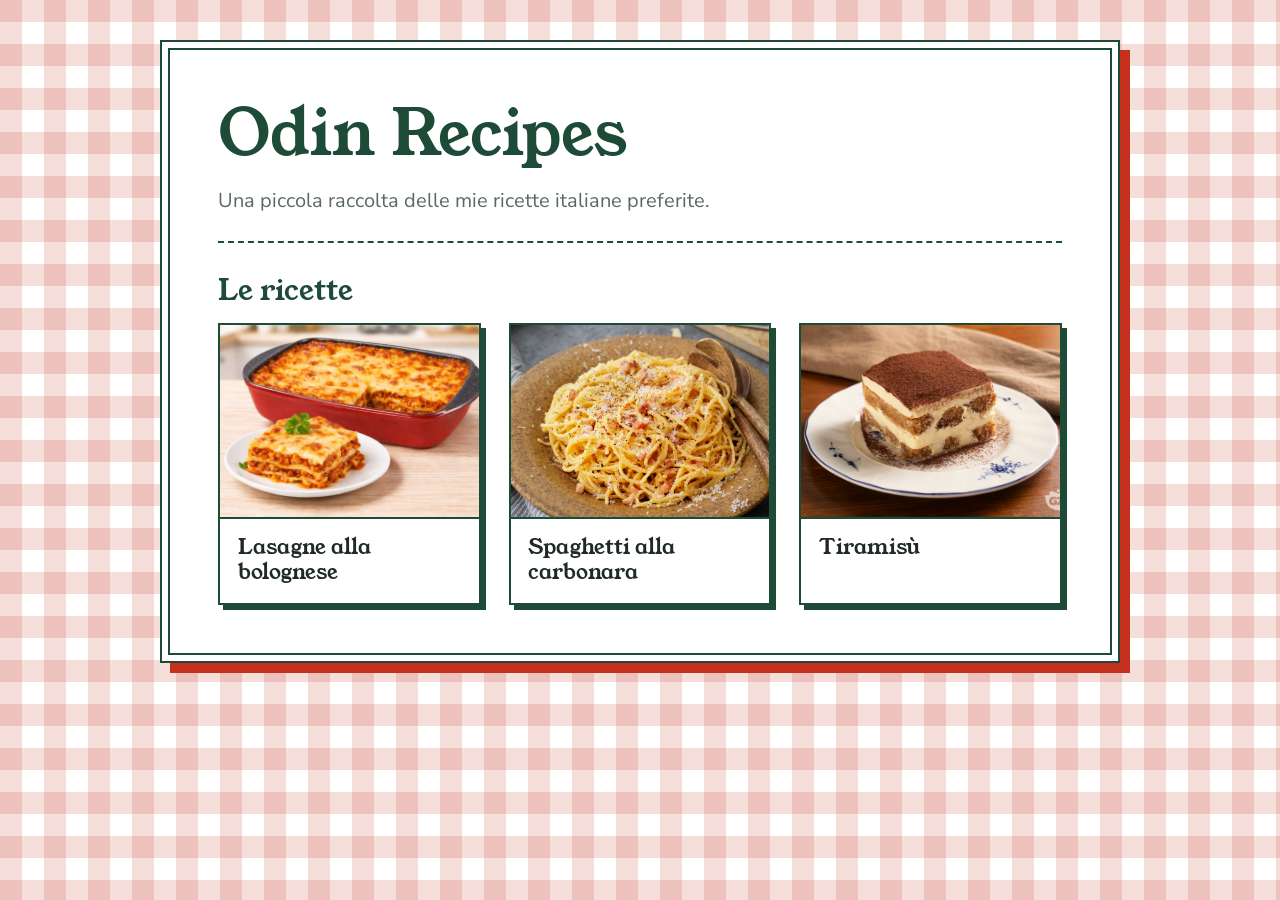
<file: index.html>
<!DOCTYPE html>
<html lang="it">
  <head>
    <meta charset="UTF-8" />
    <meta name="viewport" content="width=device-width, initial-scale=1.0" />
    <title>Odin Recipes</title>
    <link rel="preconnect" href="https://fonts.googleapis.com" />
    <link rel="preconnect" href="https://fonts.gstatic.com" crossorigin />
    <link href="https://fonts.googleapis.com/css2?family=Nunito+Sans:ital,opsz,wght@0,6..12,400;0,6..12,700;1,6..12,400&family=Young+Serif&display=swap" rel="stylesheet" />
    <link rel="stylesheet" href="css/style.css" />
  </head>
  <body class="home">
    <main>
      <header class="hero">
        <h1>Odin Recipes</h1>
        <p>Una piccola raccolta delle mie ricette italiane preferite.</p>
      </header>

      <h2>Le ricette</h2>
      <ul class="menu">
        <li>
          <a href="recipes/lasagna.html">
            <img src="images/lasagna.jpg" alt="Una teglia di lasagne alla bolognese" />
            <span>Lasagne alla bolognese</span>
          </a>
        </li>
        <li>
          <a href="recipes/carbonara.html">
            <img src="images/carbonara.jpg" alt="Un piatto di spaghetti alla carbonara" />
            <span>Spaghetti alla carbonara</span>
          </a>
        </li>
        <li>
          <a href="recipes/tiramisu.html">
            <img src="images/tiramisu.jpg" alt="Una porzione di tiramisù al cacao" />
            <span>Tiramisù</span>
          </a>
        </li>
      </ul>
    </main>
  </body>
</html>
</file>
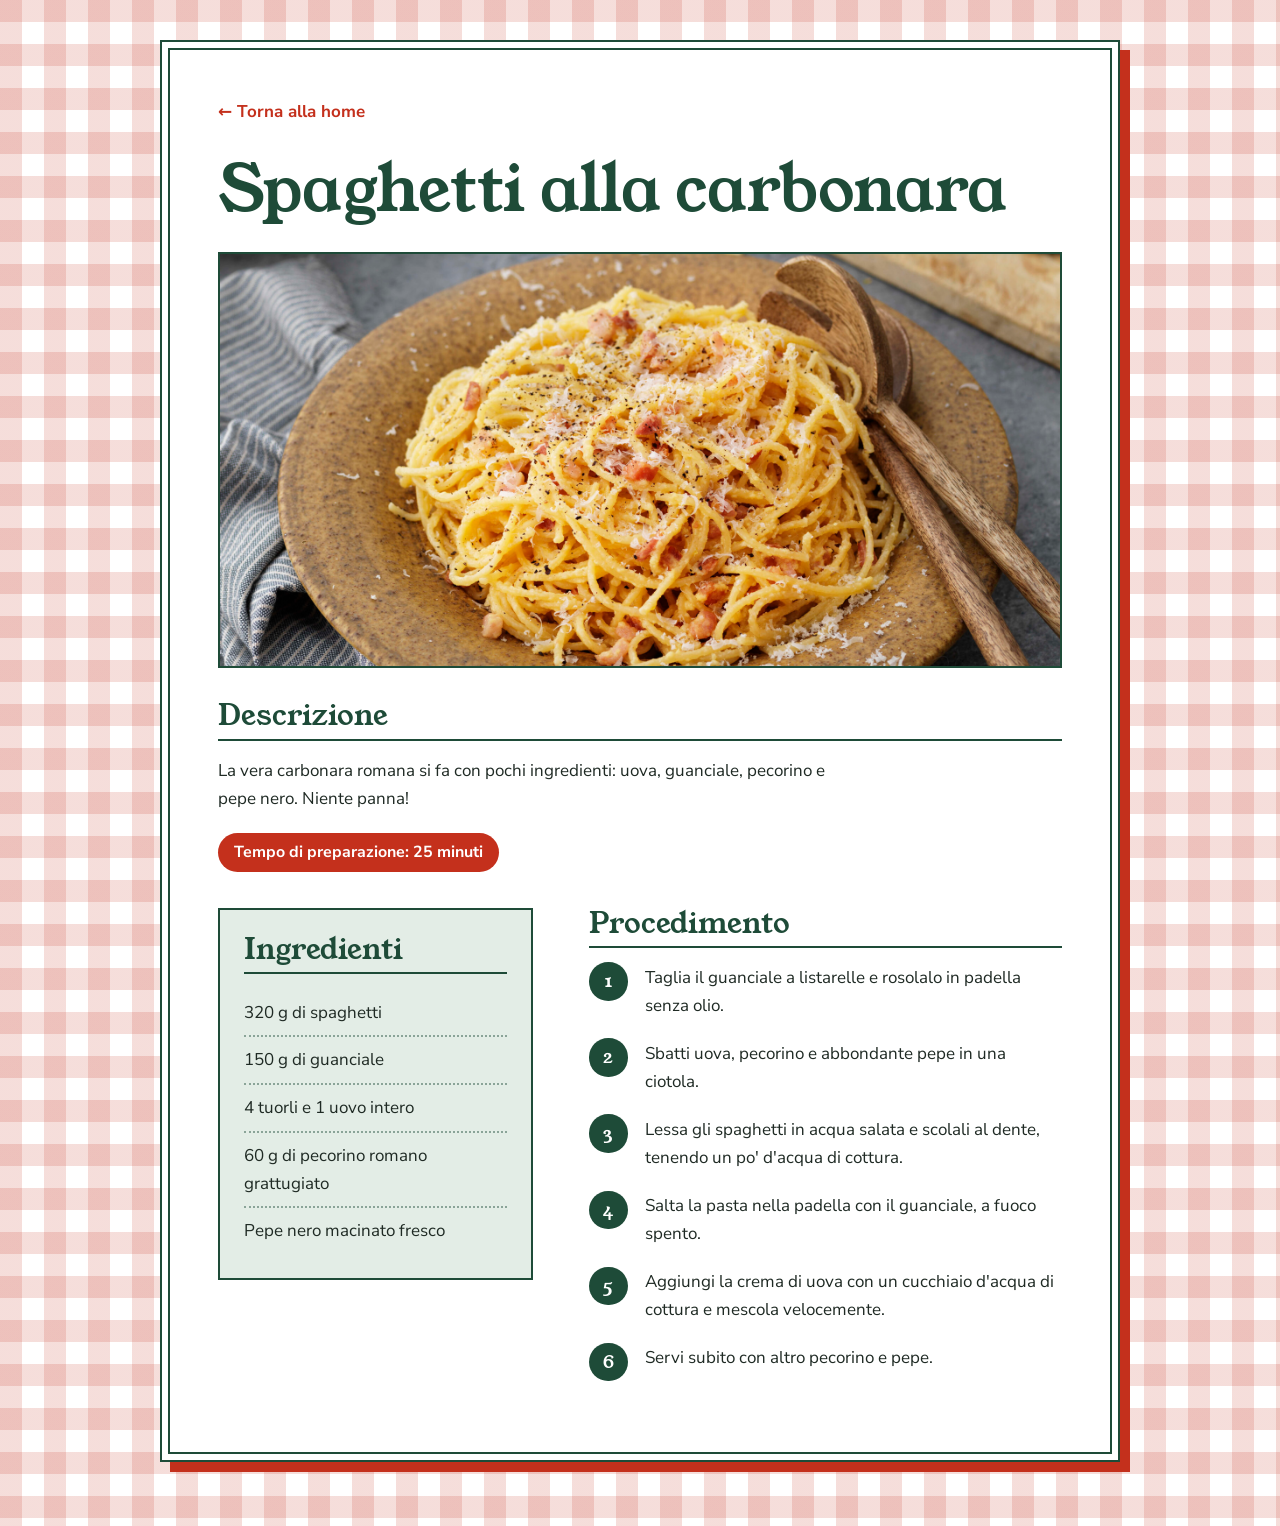
<file: recipes/carbonara.html>
<!DOCTYPE html>
<html lang="it">
  <head>
    <meta charset="UTF-8" />
    <meta name="viewport" content="width=device-width, initial-scale=1.0" />
    <title>Spaghetti alla carbonara</title>
    <link rel="preconnect" href="https://fonts.googleapis.com" />
    <link rel="preconnect" href="https://fonts.gstatic.com" crossorigin />
    <link href="https://fonts.googleapis.com/css2?family=Nunito+Sans:ital,opsz,wght@0,6..12,400;0,6..12,700;1,6..12,400&family=Young+Serif&display=swap" rel="stylesheet" />
    <link rel="stylesheet" href="../css/style.css" />
  </head>
  <body class="recipe-page">
    <main>
    <a class="back" href="../index.html">Torna alla home</a>

    <h1>Spaghetti alla carbonara</h1>
    <img src="../images/carbonara.jpg" alt="Un piatto di spaghetti alla carbonara" width="400" />

    <h2>Descrizione</h2>
    <p>La vera carbonara romana si fa con pochi ingredienti: uova, guanciale, pecorino e pepe nero. Niente panna!</p>

    <h3 class="tempo">Tempo di preparazione: 25 minuti</h3>

    <div class="columns">
    <section class="ingredienti">
    <h2>Ingredienti</h2>
    <ul>
      <li>320 g di spaghetti</li>
      <li>150 g di guanciale</li>
      <li>4 tuorli e 1 uovo intero</li>
      <li>60 g di pecorino romano grattugiato</li>
      <li>Pepe nero macinato fresco</li>
    </ul>

    </section>
    <section class="procedimento">
    <h2>Procedimento</h2>
    <ol>
      <li>Taglia il guanciale a listarelle e rosolalo in padella senza olio.</li>
      <li>Sbatti uova, pecorino e abbondante pepe in una ciotola.</li>
      <li>Lessa gli spaghetti in acqua salata e scolali al dente, tenendo un po' d'acqua di cottura.</li>
      <li>Salta la pasta nella padella con il guanciale, a fuoco spento.</li>
      <li>Aggiungi la crema di uova con un cucchiaio d'acqua di cottura e mescola velocemente.</li>
      <li>Servi subito con altro pecorino e pepe.</li>
    </ol>
    </section>
    </div>
    </main>
  </body>
</html>
</file>
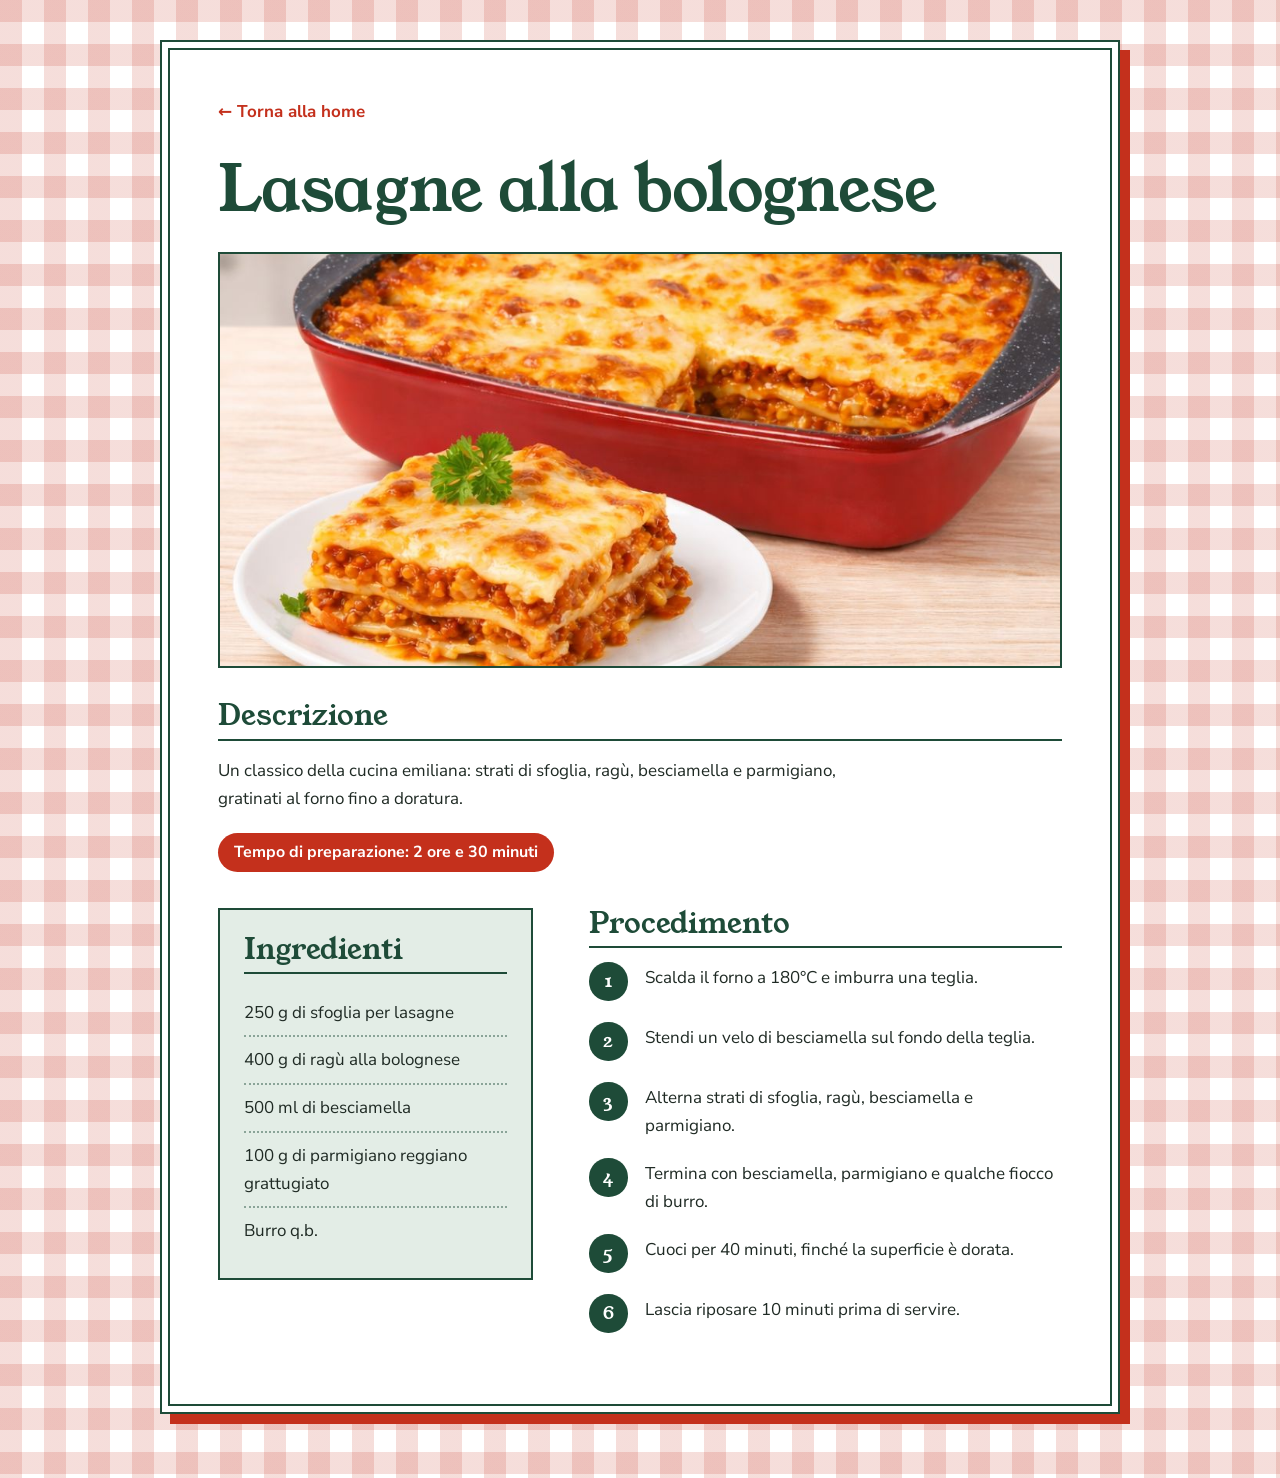
<file: recipes/lasagna.html>
<!DOCTYPE html>
<html lang="it">
  <head>
    <meta charset="UTF-8" />
    <meta name="viewport" content="width=device-width, initial-scale=1.0" />
    <title>Lasagne alla bolognese</title>
    <link rel="preconnect" href="https://fonts.googleapis.com" />
    <link rel="preconnect" href="https://fonts.gstatic.com" crossorigin />
    <link href="https://fonts.googleapis.com/css2?family=Nunito+Sans:ital,opsz,wght@0,6..12,400;0,6..12,700;1,6..12,400&family=Young+Serif&display=swap" rel="stylesheet" />
    <link rel="stylesheet" href="../css/style.css" />
  </head>
  <body class="recipe-page">
    <main>
    <a class="back" href="../index.html">Torna alla home</a>

    <h1>Lasagne alla bolognese</h1>
    <img src="../images/lasagna.jpg" alt="Una teglia di lasagne alla bolognese" width="400" />

    <h2>Descrizione</h2>
    <p>Un classico della cucina emiliana: strati di sfoglia, ragù, besciamella e parmigiano, gratinati al forno fino a doratura.</p>

    <h3 class="tempo">Tempo di preparazione: 2 ore e 30 minuti</h3>

    <div class="columns">
    <section class="ingredienti">
    <h2>Ingredienti</h2>
    <ul>
      <li>250 g di sfoglia per lasagne</li>
      <li>400 g di ragù alla bolognese</li>
      <li>500 ml di besciamella</li>
      <li>100 g di parmigiano reggiano grattugiato</li>
      <li>Burro q.b.</li>
    </ul>

    </section>
    <section class="procedimento">
    <h2>Procedimento</h2>
    <ol>
      <li>Scalda il forno a 180°C e imburra una teglia.</li>
      <li>Stendi un velo di besciamella sul fondo della teglia.</li>
      <li>Alterna strati di sfoglia, ragù, besciamella e parmigiano.</li>
      <li>Termina con besciamella, parmigiano e qualche fiocco di burro.</li>
      <li>Cuoci per 40 minuti, finché la superficie è dorata.</li>
      <li>Lascia riposare 10 minuti prima di servire.</li>
    </ol>
    </section>
    </div>
    </main>
  </body>
</html>
</file>
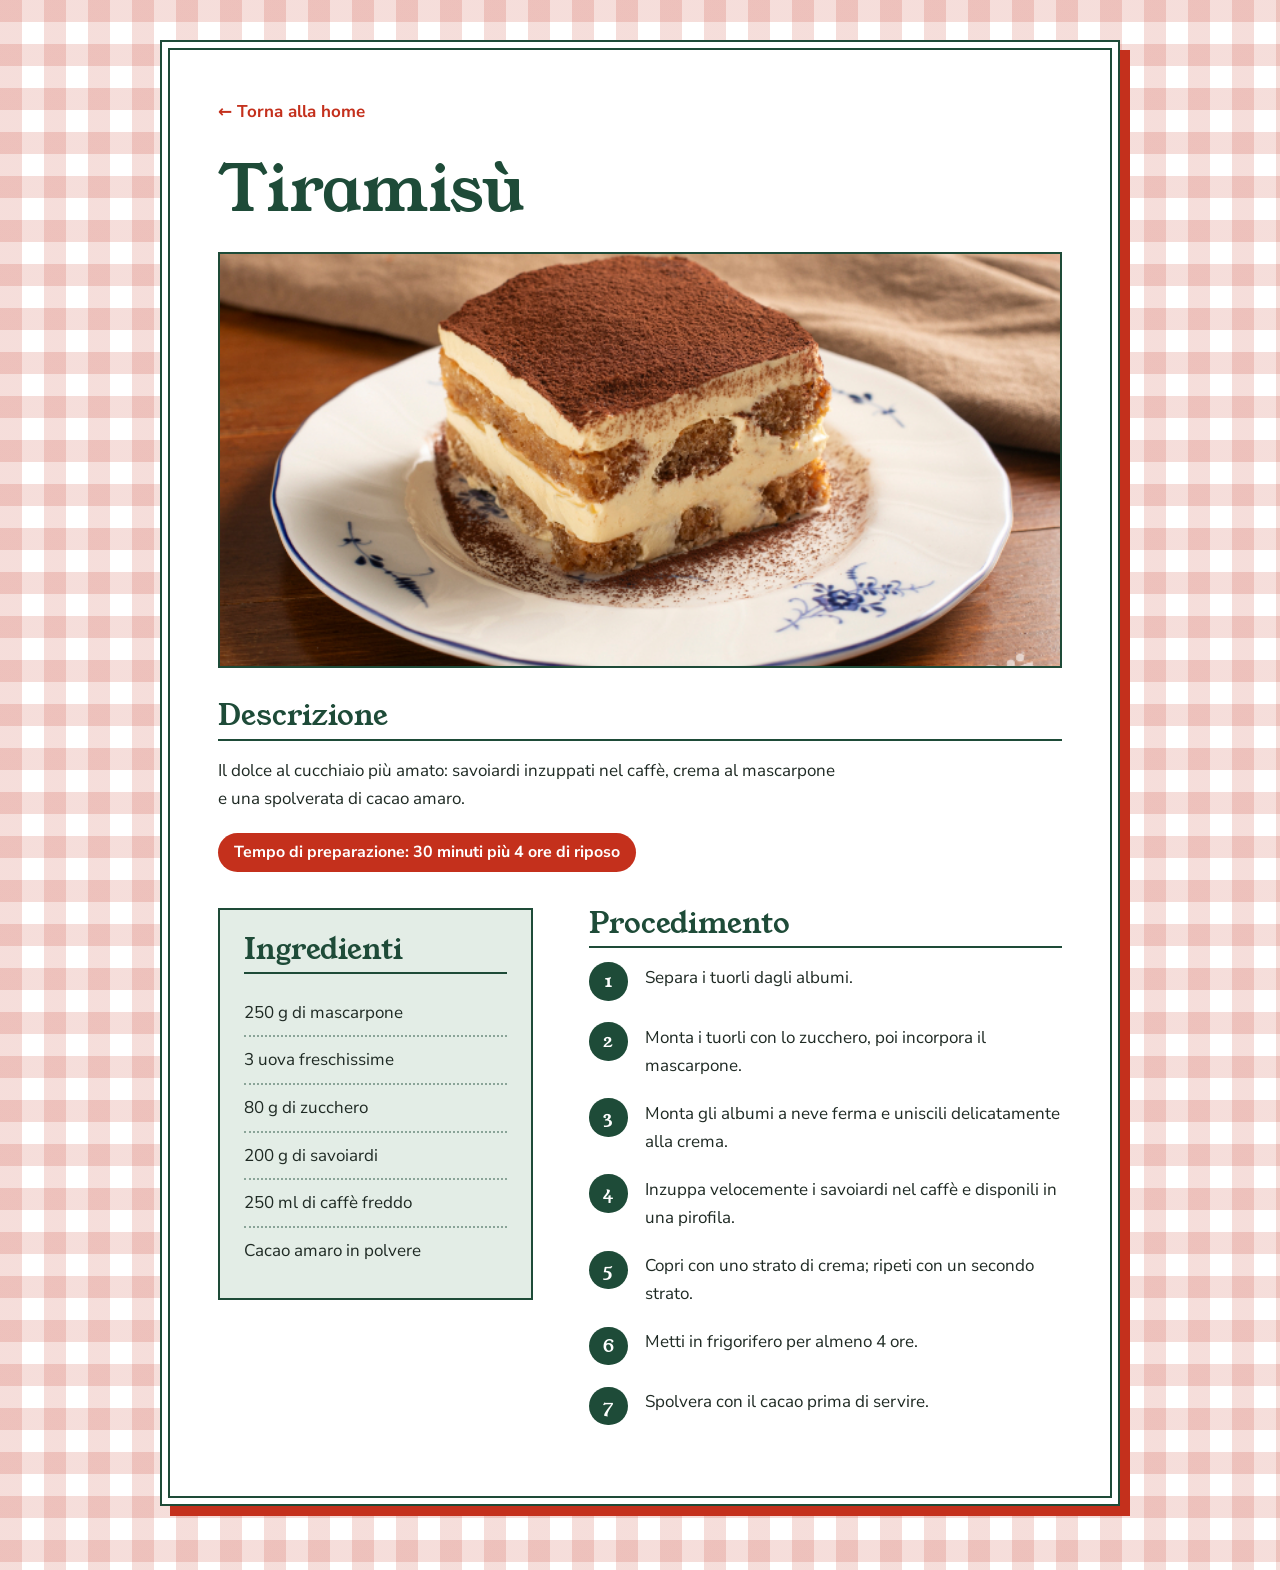
<file: recipes/tiramisu.html>
<!DOCTYPE html>
<html lang="it">
  <head>
    <meta charset="UTF-8" />
    <meta name="viewport" content="width=device-width, initial-scale=1.0" />
    <title>Tiramisù</title>
    <link rel="preconnect" href="https://fonts.googleapis.com" />
    <link rel="preconnect" href="https://fonts.gstatic.com" crossorigin />
    <link href="https://fonts.googleapis.com/css2?family=Nunito+Sans:ital,opsz,wght@0,6..12,400;0,6..12,700;1,6..12,400&family=Young+Serif&display=swap" rel="stylesheet" />
    <link rel="stylesheet" href="../css/style.css" />
  </head>
  <body class="recipe-page">
    <main>
    <a class="back" href="../index.html">Torna alla home</a>

    <h1>Tiramisù</h1>
    <img src="../images/tiramisu.jpg" alt="Una porzione di tiramisù al cacao" width="400" />

    <h2>Descrizione</h2>
    <p>Il dolce al cucchiaio più amato: savoiardi inzuppati nel caffè, crema al mascarpone e una spolverata di cacao amaro.</p>

    <h3 class="tempo">Tempo di preparazione: 30 minuti più 4 ore di riposo</h3>

    <div class="columns">
    <section class="ingredienti">
    <h2>Ingredienti</h2>
    <ul>
      <li>250 g di mascarpone</li>
      <li>3 uova freschissime</li>
      <li>80 g di zucchero</li>
      <li>200 g di savoiardi</li>
      <li>250 ml di caffè freddo</li>
      <li>Cacao amaro in polvere</li>
    </ul>

    </section>
    <section class="procedimento">
    <h2>Procedimento</h2>
    <ol>
      <li>Separa i tuorli dagli albumi.</li>
      <li>Monta i tuorli con lo zucchero, poi incorpora il mascarpone.</li>
      <li>Monta gli albumi a neve ferma e uniscili delicatamente alla crema.</li>
      <li>Inzuppa velocemente i savoiardi nel caffè e disponili in una pirofila.</li>
      <li>Copri con uno strato di crema; ripeti con un secondo strato.</li>
      <li>Metti in frigorifero per almeno 4 ore.</li>
      <li>Spolvera con il cacao prima di servire.</li>
    </ol>
    </section>
    </div>
    </main>
  </body>
</html>
</file>
<file: css/style.css>
/* ---------- Token ---------- */
:root {
  --pomodoro: #c4301c;
  --basilico: #1e4b38;
  --basilico-chiaro: #e3ede6;
  --carta: #ffffff;
  --inchiostro: #1f2a24;
  --sfumato: #5b6a61;

  --titoli: "Young Serif", Georgia, "Times New Roman", serif;
  --testo: "Nunito Sans", system-ui, -apple-system, "Segoe UI", sans-serif;
}

/* ---------- Base ---------- */
*,
*::before,
*::after {
  box-sizing: border-box;
}

html {
  -webkit-text-size-adjust: 100%;
}

body {
  margin: 0;
  min-height: 100vh;
  padding: 2.5rem 1rem 4rem;
  font-family: var(--testo);
  font-size: 1.0625rem;
  line-height: 1.65;
  color: var(--inchiostro);
  /* tovaglia a quadretti */
  background-color: #fff;
  background-image:
    linear-gradient(rgba(196, 48, 28, 0.16) 50%, transparent 50%),
    linear-gradient(90deg, rgba(196, 48, 28, 0.16) 50%, transparent 50%);
  background-size: 44px 44px;
}

/* La "carta" del menù */
main {
  max-width: 60rem;
  margin: 0 auto;
  padding: clamp(1.5rem, 5vw, 3.5rem);
  background: var(--carta);
  border: 2px solid var(--basilico);
  outline: 2px solid var(--basilico);
  outline-offset: -10px;
  box-shadow: 10px 10px 0 var(--pomodoro);
}

h1,
h2 {
  font-family: var(--titoli);
  font-weight: 400;
  line-height: 1.1;
  color: var(--basilico);
}

h1 {
  margin: 0 0 1rem;
  font-size: clamp(2.4rem, 7vw, 4rem);
  letter-spacing: -0.01em;
}

h2 {
  margin: 0 0 1rem;
  font-size: clamp(1.4rem, 3.5vw, 1.8rem);
}

p {
  margin: 0 0 1.25rem;
  max-width: 62ch;
}

a {
  color: var(--pomodoro);
  text-underline-offset: 0.2em;
}

a:focus-visible {
  outline: 3px solid var(--pomodoro);
  outline-offset: 3px;
}

img {
  display: block;
  max-width: 100%;
}

/* ---------- Home ---------- */
.hero {
  padding-bottom: 1.5rem;
  margin-bottom: 2rem;
  border-bottom: 2px dashed var(--basilico);
}

.hero p {
  margin: 0;
  font-size: 1.25rem;
  color: var(--sfumato);
}

.menu {
  display: grid;
  grid-template-columns: repeat(auto-fit, minmax(15rem, 1fr));
  gap: 1.75rem;
  margin: 0;
  padding: 0;
  list-style: none;
}

.menu a {
  display: block;
  height: 100%;
  color: var(--inchiostro);
  text-decoration: none;
  background: var(--carta);
  border: 2px solid var(--basilico);
  box-shadow: 5px 5px 0 var(--basilico);
  transition: transform 0.15s ease, box-shadow 0.15s ease;
}

.menu a:hover,
.menu a:focus-visible {
  transform: translate(3px, 3px);
  box-shadow: 2px 2px 0 var(--pomodoro);
  border-color: var(--pomodoro);
}

.menu img {
  width: 100%;
  aspect-ratio: 4 / 3;
  object-fit: cover;
  border-bottom: 2px solid var(--basilico);
}

.menu span {
  display: block;
  padding: 1rem 1.1rem 1.15rem;
  font-family: var(--titoli);
  font-size: 1.3rem;
  line-height: 1.2;
}

/* ---------- Pagine ricetta ---------- */
.back {
  display: inline-block;
  margin-bottom: 1.75rem;
  font-weight: 700;
  text-decoration: none;
}

.back::before {
  content: "\2190\00a0";
}

.back:hover {
  text-decoration: underline;
}

.recipe-page main > img {
  width: 100%;
  height: auto;
  aspect-ratio: 3 / 2;
  max-height: 26rem;
  object-fit: cover;
  margin: 0 0 2rem;
  border: 2px solid var(--basilico);
}

.recipe-page h2 {
  padding-bottom: 0.4rem;
  border-bottom: 2px solid var(--basilico);
}

.tempo {
  display: inline-block;
  margin: 0 0 2.25rem;
  padding: 0.4rem 1rem;
  font-family: var(--testo);
  font-size: 1rem;
  font-weight: 700;
  color: #fff;
  background: var(--pomodoro);
  border-radius: 999px;
}

.columns {
  display: grid;
  gap: 2.5rem;
}

@media (min-width: 52rem) {
  .columns {
    grid-template-columns: 1fr 1.5fr;
    gap: 3.5rem;
    align-items: start;
  }
}

/* Ingredienti: come le righe di un menù */
.ingredienti {
  padding: 1.5rem;
  background: var(--basilico-chiaro);
  border: 2px solid var(--basilico);
}

.ingredienti ul {
  margin: 0;
  padding: 0;
  list-style: none;
}

.ingredienti li {
  padding: 0.55rem 0;
  border-bottom: 2px dotted rgba(30, 75, 56, 0.45);
}

.ingredienti li:last-child {
  border-bottom: 0;
}

/* Procedimento: è davvero una sequenza, quindi i numeri servono */
.procedimento ol {
  margin: 0;
  padding: 0;
  list-style: none;
  counter-reset: passo;
}

.procedimento li {
  position: relative;
  min-height: 2.5rem;
  margin-bottom: 1.25rem;
  padding-left: 3.5rem;
  counter-increment: passo;
}

.procedimento li::before {
  content: counter(passo);
  position: absolute;
  left: 0;
  top: -0.1rem;
  display: grid;
  place-items: center;
  width: 2.4rem;
  height: 2.4rem;
  font-family: var(--titoli);
  font-size: 1.15rem;
  color: #fff;
  background: var(--basilico);
  border-radius: 50%;
}

/* ---------- Mobile ---------- */
@media (max-width: 34rem) {
  body {
    padding: 1rem 0.75rem 2.5rem;
  }

  main {
    box-shadow: 6px 6px 0 var(--pomodoro);
    outline-offset: -7px;
  }
}

@media (prefers-reduced-motion: reduce) {
  .menu a {
    transition: none;
  }
}

.recipe-page h1 {
  margin-bottom: 1.75rem;
}
</file>
